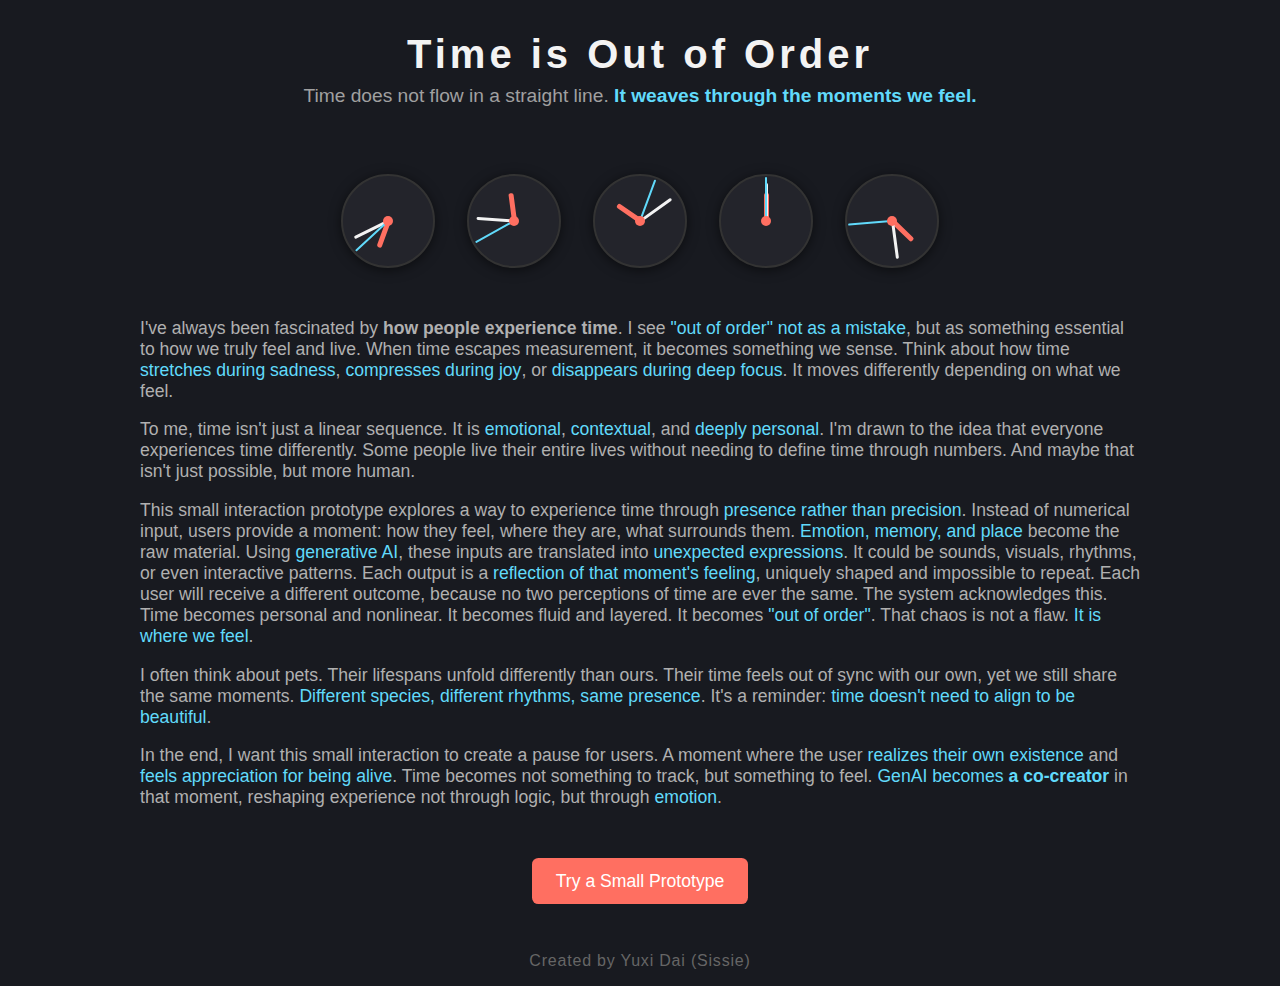
<file: index.html>
<!DOCTYPE html>
<html lang="en">
<head>
  <meta charset="UTF-8">
  <meta name="viewport" content="width=device-width, initial-scale=1.0">
  <title>Time is Out of Order</title>
  <link rel="stylesheet" href="style.css">
</head>
<body>
  <header>
    <h1>Time is Out of Order</h1>
    <p>Time does not flow in a straight line. <mark><strong>It weaves through the moments we feel.</strong></mark></p>
  </header>
  <main>
    <div class="clocks" id="clocks">
      <!-- Clocks will be generated by JS -->
    </div>
    <div class="explanation">
        <p>I've always been fascinated by <strong>how people experience time</strong>. I see <mark>"out of order" not as a mistake</mark>, but as something essential to how we truly feel and live. When time escapes measurement, it becomes something we sense. Think about how time <mark>stretches during sadness</mark>, <mark>compresses during joy</mark>, or <mark>disappears during deep focus</mark>. It moves differently depending on what we feel.</p>

        <p>To me, time isn't just a linear sequence. It is <mark>emotional</mark>, <mark>contextual</mark>, and <mark>deeply personal</mark>. I'm drawn to the idea that everyone experiences time differently. Some people live their entire lives without needing to define time through numbers. And maybe that isn't just possible, but more human.</p>
        
        <p>This small interaction prototype explores a way to experience time through <mark>presence rather than precision</mark>. Instead of numerical input, users provide a moment: how they feel, where they are, what surrounds them. <mark>Emotion, memory, and place</mark> become the raw material. Using <mark>generative AI</mark>, these inputs are translated into <mark>unexpected expressions</mark>. It could be sounds, visuals, rhythms, or even interactive patterns. Each output is a <mark>reflection of that moment's feeling</mark>, uniquely shaped and impossible to repeat. Each user will receive a different outcome, because no two perceptions of time are ever the same. The system acknowledges this. Time becomes personal and nonlinear. It becomes fluid and layered. It becomes <mark>"out of order"</mark>. That chaos is not a flaw. <mark>It is where we feel</mark>.</p>
        
        <p>I often think about pets. Their lifespans unfold differently than ours. Their time feels out of sync with our own, yet we still share the same moments. <mark>Different species, different rhythms, same presence</mark>. It's a reminder: <mark>time doesn't need to align to be beautiful</mark>.</p>
        
        <p>In the end, I want this small interaction to create a pause for users. A moment where the user <mark>realizes their own existence</mark> and <mark>feels appreciation for being alive</mark>. Time becomes not something to track, but something to feel. <mark>GenAI becomes <strong>a co-creator</strong></mark> in that moment, reshaping experience not through logic, but through <mark>emotion</mark>.</p>
    </div>
    <button class="prototype-btn" onclick="window.location.href='small_prototype.html'">Try a Small Prototype</button>
  </main>
  <footer>
    Created by Yuxi Dai (Sissie)
  </footer>
  <script src="script.js"></script>
</body>
</html>
</file>
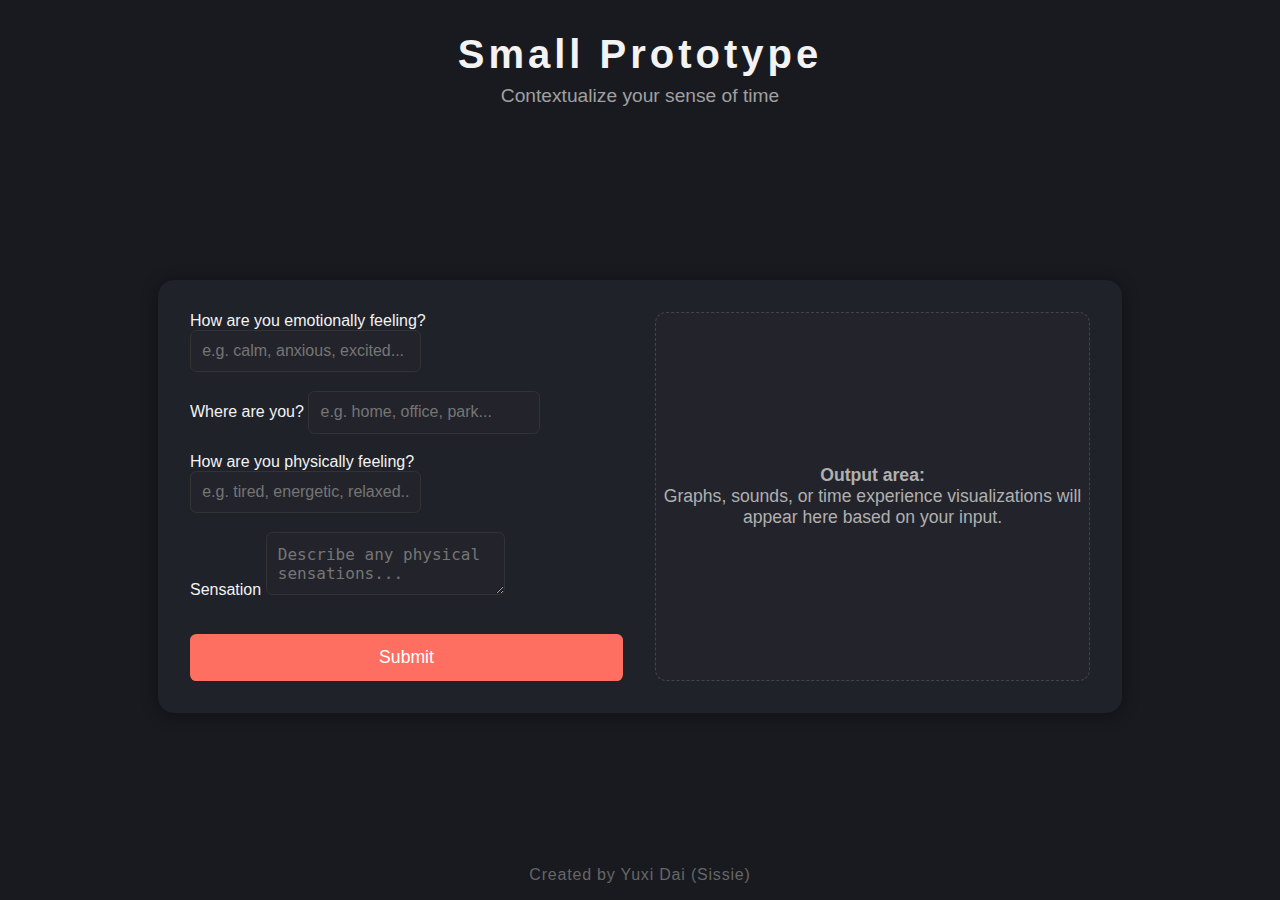
<file: small_prototype.html>
<!DOCTYPE html>
<html lang="en">
<head>
  <meta charset="UTF-8">
  <meta name="viewport" content="width=device-width, initial-scale=1.0">
  <title>Small Prototype - Time is Out of Order</title>
  <link rel="stylesheet" href="style.css">
</head>
<body>
  <header>
    <h1>Small Prototype</h1>
    <p>Contextualize your sense of time</p>
  </header>
  <main>
    <div class="prototype-container">
      <form class="prototype-form">
        <div>
          <label for="emotion">How are you emotionally feeling?</label>
          <input type="text" id="emotion" name="emotion" placeholder="e.g. calm, anxious, excited...">
        </div>
        <div>
          <label for="location">Where are you?</label>
          <input type="text" id="location" name="location" placeholder="e.g. home, office, park...">
        </div>
        <div>
          <label for="physical">How are you physically feeling?</label>
          <input type="text" id="physical" name="physical" placeholder="e.g. tired, energetic, relaxed...">
        </div>
        <div>
          <label for="sensation">Sensation</label>
          <textarea id="sensation" name="sensation" rows="2" placeholder="Describe any physical sensations..."></textarea>
        </div>
        <button type="submit">Submit</button>
      </form>
      <div class="prototype-output">
        <p><strong>Output area:</strong><br>Graphs, sounds, or time experience visualizations will appear here based on your input.</p>
      </div>
    </div>
  </main>
  <footer>
    Created by Yuxi Dai (Sissie)
  </footer>
</body>
</html>
</file>
<file: style.css>
body {
  margin: 0;
  padding: 0;
  background: #181a20;
  color: #f3f3f3;
  font-family: 'Segoe UI', Arial, sans-serif;
  min-height: 100vh;
  display: flex;
  flex-direction: column;
}
header {
  text-align: center;
  padding: 2rem 1rem 1rem 1rem;
  position: relative;
}
header h1 {
  font-size: 2.5rem;
  letter-spacing: 0.1em;
  margin: 0;
}
header p {
  color: #a0a0a0;
  font-size: 1.2rem;
  margin-top: 0.5rem;
}
main {
  flex: 1;
  display: flex;
  flex-direction: column;
  align-items: center;
  justify-content: center;
  padding: 2rem 1rem;
}
.clocks {
  display: flex;
  flex-wrap: wrap;
  gap: 2rem;
  justify-content: center;
  margin-bottom: 2rem;
}
.clock {
  width: 90px;
  height: 90px;
  background: #23242b;
  border-radius: 50%;
  box-shadow: 0 2px 12px #0008;
  position: relative;
  display: flex;
  align-items: center;
  justify-content: center;
  border: 2px solid #333;
  transition: transform 0.3s;
}
.clock .hand {
  position: absolute;
  left: 50%;
  top: 50%;
  background: #f3f3f3;
  border-radius: 2px;
  transform-origin: bottom center;
}
.clock .hand.hour {
  width: 5px;
  height: 28px;
  background: #ff6f61;
  margin-left: -2.5px;
  margin-top: -28px;
}
.clock .hand.minute {
  width: 3px;
  height: 38px;
  background: #f3f3f3;
  margin-left: -1.5px;
  margin-top: -38px;
}
.clock .hand.second {
  width: 2px;
  height: 44px;
  background: #61dafb;
  margin-left: -1px;
  margin-top: -44px;
}
.clock .center {
  width: 10px;
  height: 10px;
  background: #ff6f61;
  border-radius: 50%;
  position: absolute;
  left: 50%;
  top: 50%;
  transform: translate(-50%, -50%);
  z-index: 2;
}
.explanation {
  max-width: 1000px;
  text-align: left;
  color: #b0b0b0;
  font-size: 1.1rem;
  margin: 0 auto;
}

mark {
  background-color: transparent;
  color: #61dafb; /* Accent color from the clock animation */
  font-weight: 500;
}

footer {
  text-align: center;
  padding: 1rem;
  color: #666;
  font-size: 1rem;
  letter-spacing: 0.05em;
}
@media (max-width: 600px) {
  .clocks {
    gap: 1rem;
  }
  .clock {
    width: 60px;
    height: 60px;
  }
}

.output-disclaimer {
  font-size: 0.9rem;
  color: #888;
  margin-top: 1.5rem;
  max-width: 80%;
}

.community-section {
  text-align: center;
  max-width: 700px;
  margin: 4rem auto 2rem auto;
  padding: 1rem;
  color: #b0b0b0;
}

.community-section h2 {
  color: #f3f3f3;
  font-size: 1.8rem;
  margin-bottom: 1rem;
}

/* --- Small Prototype Page Styles --- */
.prototype-container {
  display: flex;
  gap: 2rem;
  max-width: 900px;
  margin: 3rem auto;
  background: #20222a;
  border-radius: 1rem;
  box-shadow: 0 2px 16px #0006;
  padding: 2rem;
}
.prototype-form {
  flex: 1;
  display: flex;
  flex-direction: column;
  gap: 1.2rem;
}
.prototype-form label {
  font-weight: 500;
  margin-bottom: 0.3rem;
}
.prototype-form input,
.prototype-form textarea {
  background: #23242b;
  color: #f3f3f3;
  border: 1px solid #333;
  border-radius: 0.4rem;
  padding: 0.7rem;
  font-size: 1rem;
  resize: vertical;
}
.prototype-form button {
  background: #ff6f61;
  color: #fff;
  border: none;
  border-radius: 0.4rem;
  padding: 0.8rem 1.2rem;
  font-size: 1.1rem;
  cursor: pointer;
  margin-top: 1rem;
  transition: background 0.2s;
}
.prototype-form button:hover {
  background: #e65c4f;
}
.prototype-output {
  flex: 1;
  display: flex;
  flex-direction: column;
  align-items: center;
  justify-content: center;
  background: #23242b;
  border-radius: 0.7rem;
  min-height: 320px;
  color: #b0b0b0;
  font-size: 1.1rem;
  text-align: center;
  border: 1px dashed #444;
}
@media (max-width: 900px) {
  .prototype-container {
    flex-direction: column;
    padding: 1rem;
  }
  .prototype-output {
    min-height: 180px;
    margin-top: 1.5rem;
  }
}

.prototype-btn {
  background: #ff6f61;
  color: #fff;
  border: none;
  border-radius: 0.4rem;
  padding: 0.8rem 1.5rem;
  font-size: 1.1rem;
  cursor: pointer;
  margin-top: 2rem;
  transition: background 0.2s;
  font-weight: 500;
}

.prototype-btn:hover {
  background: #e65c4f;
}

.home-btn {
  position: absolute;
  top: 2rem;
  left: 2rem;
  padding: 0.5rem 1rem;
  background-color: #3a3f4b;
  color: #f3f3f3;
  border-radius: 0.4rem;
  text-decoration: none;
  font-size: 0.9rem;
  transition: background-color 0.2s;
}

.home-btn:hover {
  background-color: #4a4f5b;
}
</file>
